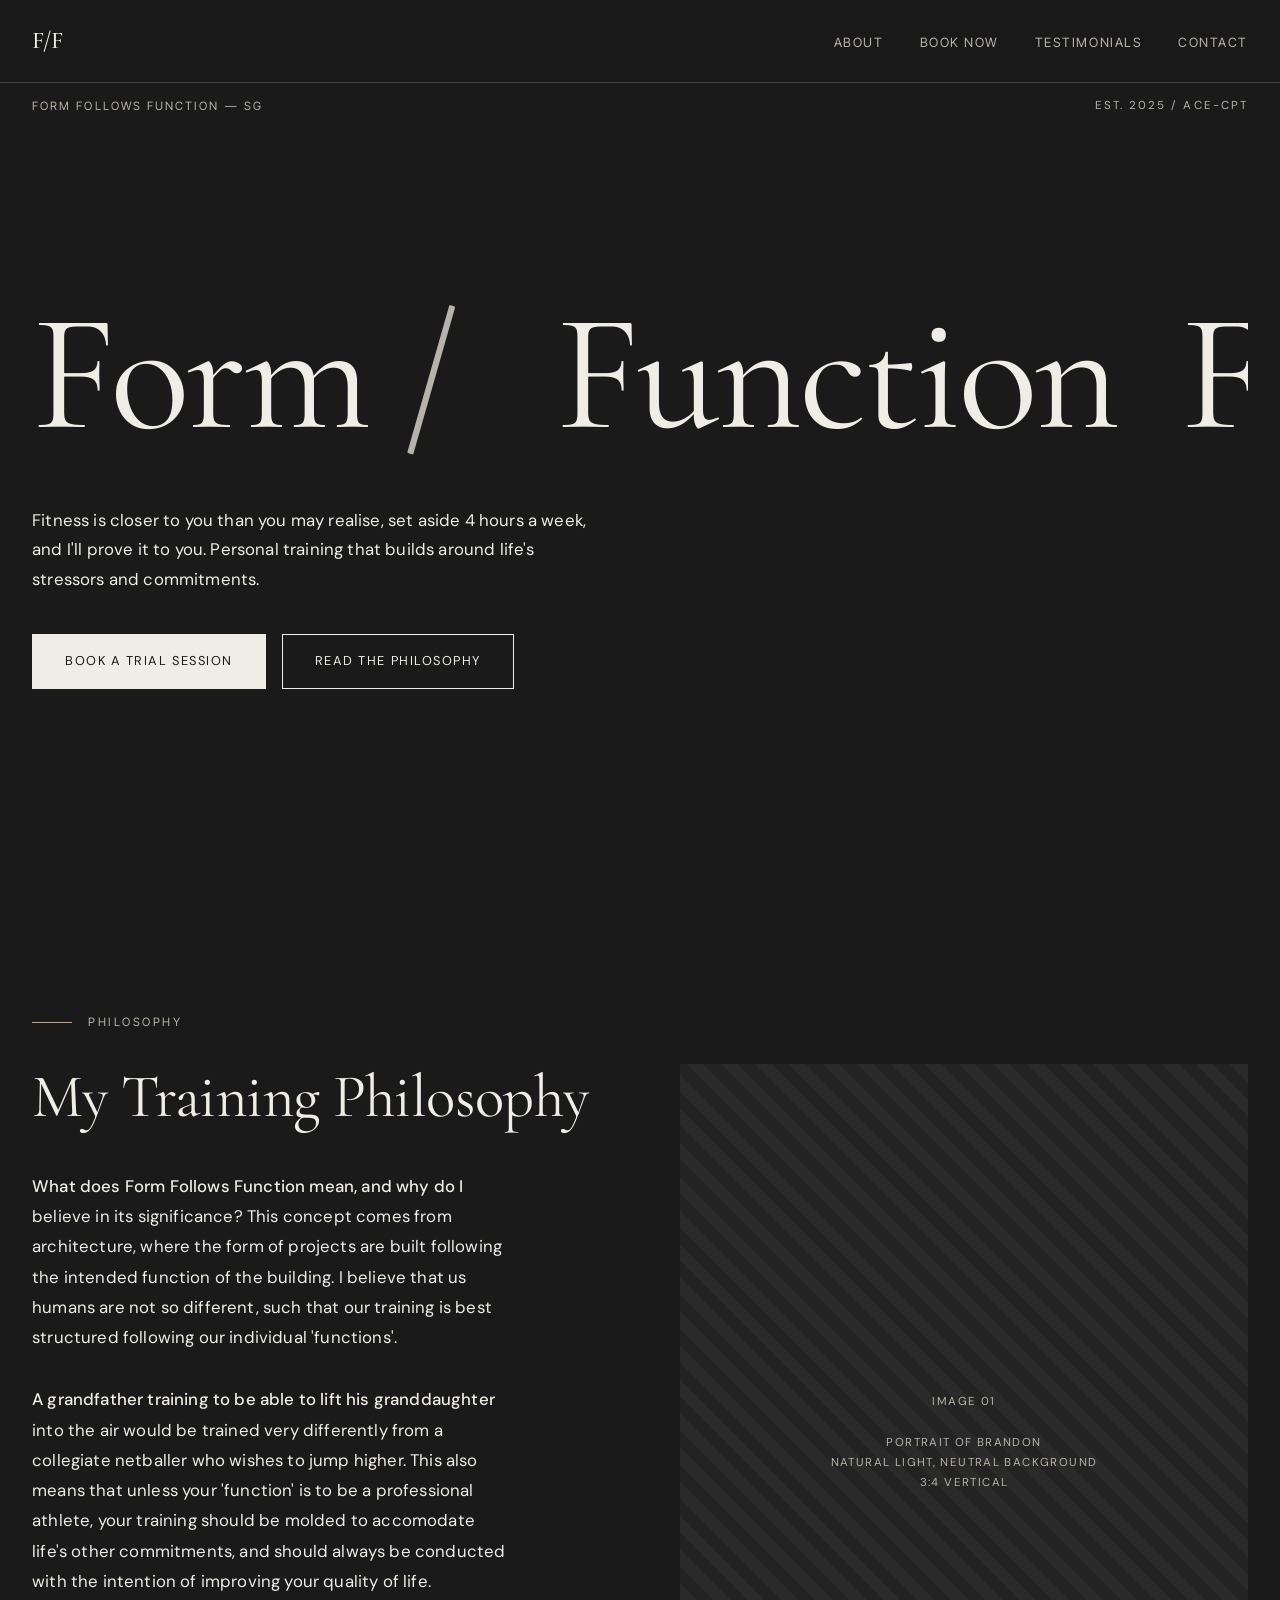
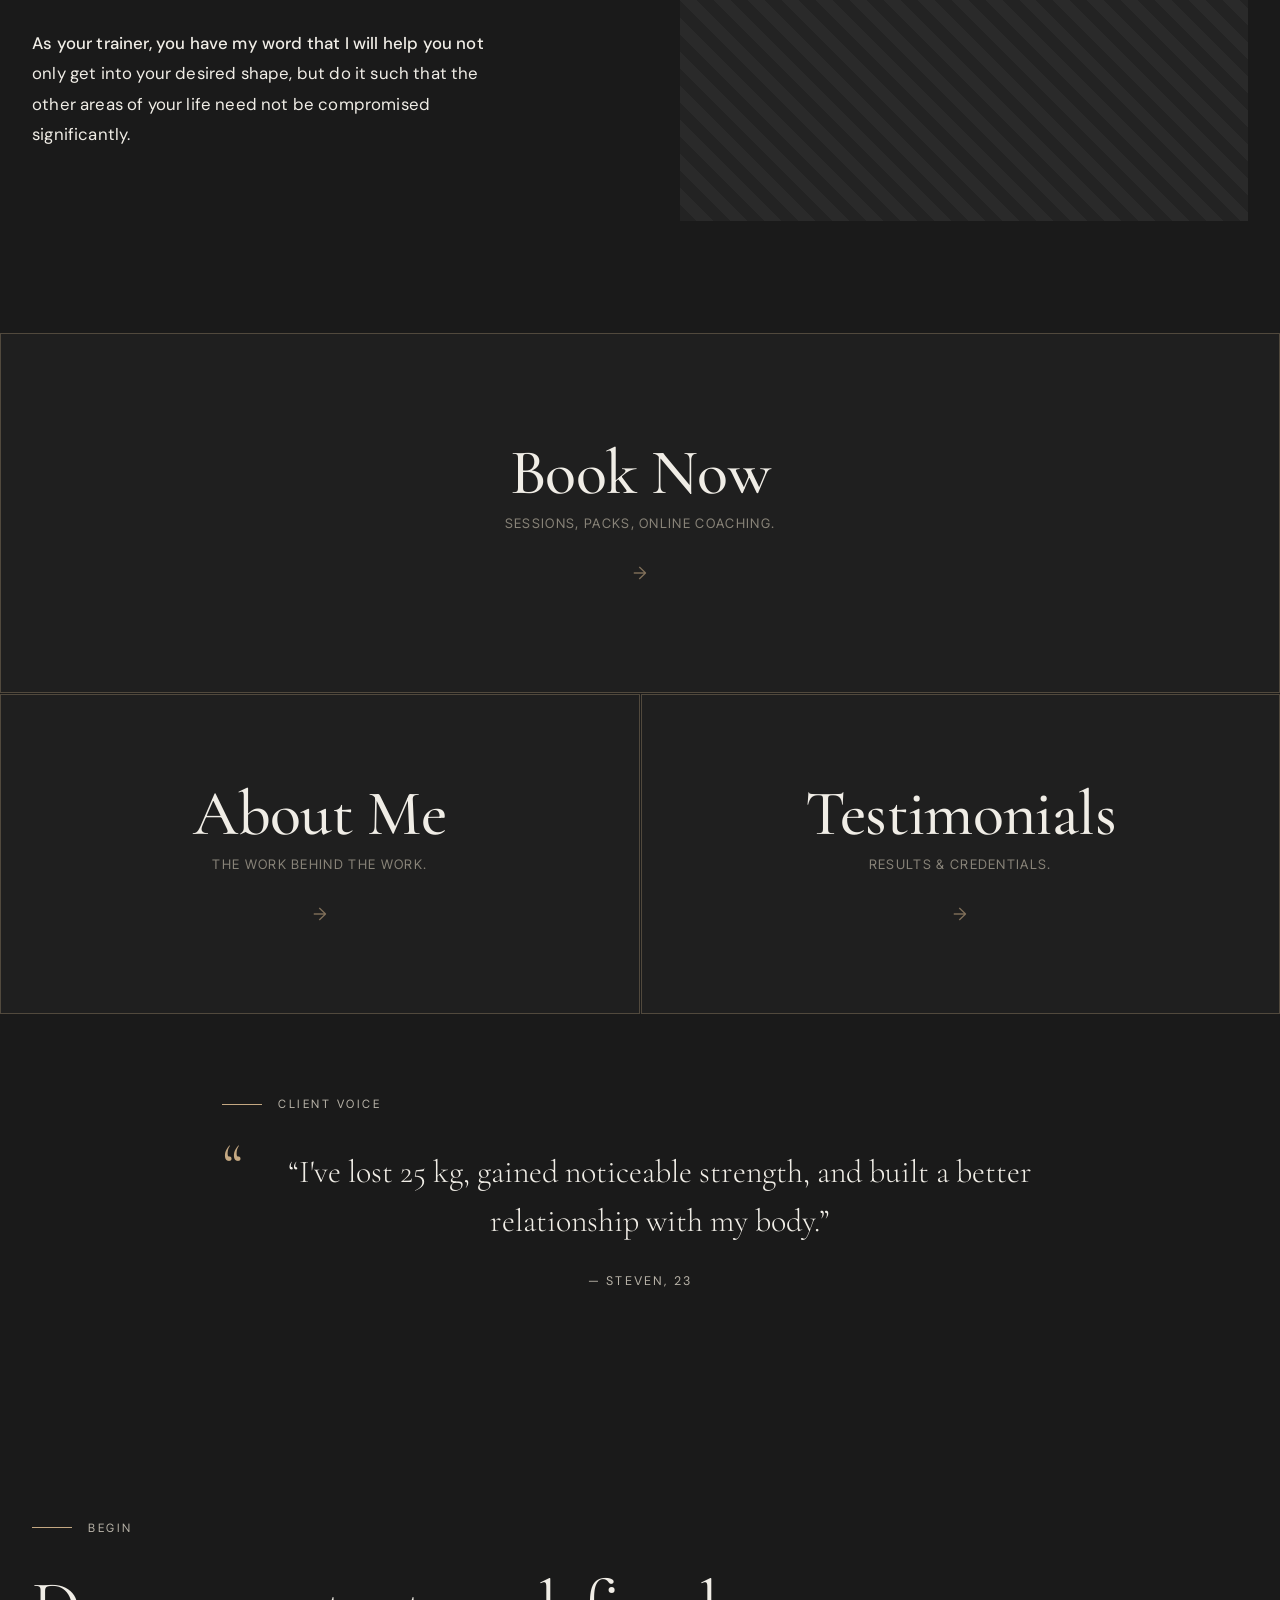
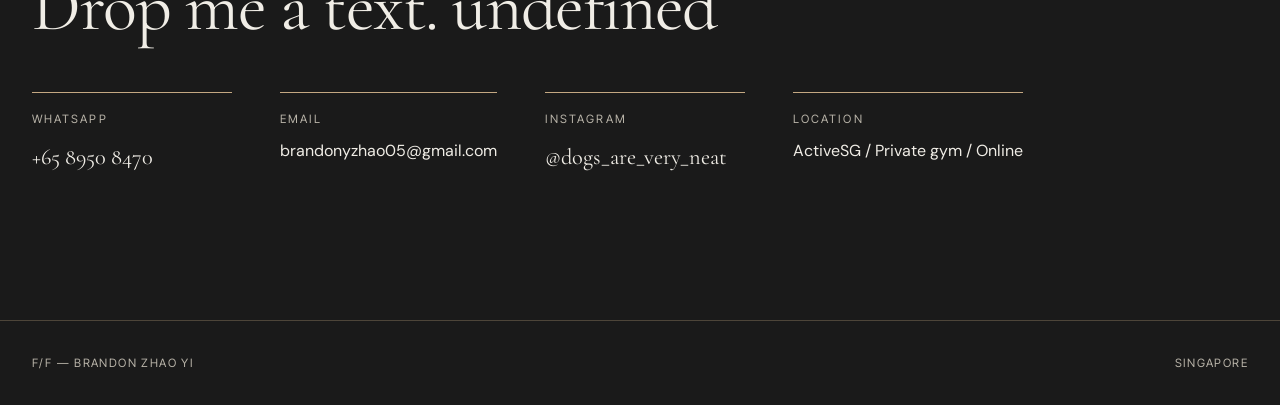
<file: index.html>
<!DOCTYPE html>
<html lang="en">
<head>
<meta charset="UTF-8" />
<meta name="viewport" content="width=device-width, initial-scale=1.0" />
<title>F/F — Form Follows Function | Brandon Zhao Yi</title>
<link rel="preconnect" href="https://fonts.googleapis.com" />
<link rel="preconnect" href="https://fonts.gstatic.com" crossorigin />
<link href="https://fonts.googleapis.com/css2?family=Cormorant+Garamond:ital,wght@0,300;0,400;0,500;1,300;1,400&family=DM+Sans:wght@300;400;500&family=Inter+Tight:wght@300;400;500&display=swap" rel="stylesheet" />
<link rel="stylesheet" href="styles.css" />
</head>
<body data-page="home">

<nav>
  <a href="index.html" class="logo" id="logo"></a>
  <ul class="nav-links">
    <li><a href="about.html" data-nav="about">About</a></li>
    <li><a href="book.html" data-nav="book">Book Now</a></li>
    <li><a href="testimonials.html" data-nav="testimonials">Testimonials</a></li>
    <li><a href="#contact">Contact</a></li>
  </ul>
</nav>

<header class="hero">
  <div class="hero-meta" id="metaLeft"></div>
  <div class="hero-meta-right" id="metaRight"></div>

  <div class="marquee">
    <div class="marquee-track" id="marqueeTrack"></div>
  </div>

  <p class="hero-tagline" id="tagline"></p>

  <div class="cta-row">
    <a href="book.html" class="btn btn-filled" id="ctaPrimary"></a>
    <a href="#philosophy" class="btn" id="ctaSecondary"></a>
  </div>
</header>

<section id="philosophy">
  <div class="section-label reveal-up">Philosophy</div>
  <div class="philosophy">
    <div class="philosophy-text reveal-left">
      <h2 id="philosophyHeading"></h2>
      <p id="philosophyParagraph1"></p>
      <p id="philosophyParagraph2"></p>
      <p id="philosophyParagraph3"></p>
    </div>
    <div class="philosophy-image reveal-right">
      <div class="image-placeholder">
        IMAGE 01<br/><br/>
        Portrait of Brandon<br/>
        Natural light, neutral background<br/>
        3:4 vertical
      </div>
    </div>
  </div>
</section>

<!-- Navigation cards: Book Now on top, About Me + Testimonials below -->
<div class="nav-cards-section">
  <div class="nav-cards">

    <a href="book.html" class="nav-card nav-card--top reveal-up">
      <div class="nav-card-label">Book Now</div>
      <div class="nav-card-title">Sessions, packs, online coaching.</div>
      <span class="nav-card-arrow">→</span>
      <div class="nav-card-overlay">
        <p>Select your package structure and see what's included.</p>
      </div>
    </a>

    <a href="about.html" class="nav-card reveal-up delay-1">
      <div class="nav-card-label">About Me</div>
      <div class="nav-card-title">The work behind the work.</div>
      <span class="nav-card-arrow">→</span>
      <div class="nav-card-overlay">
        <p>Get to know me as a person, not just a trainer.</p>
      </div>
    </a>

    <a href="testimonials.html" class="nav-card reveal-up delay-2">
      <div class="nav-card-label">Testimonials</div>
      <div class="nav-card-title">Results &amp; credentials.</div>
      <span class="nav-card-arrow">→</span>
      <div class="nav-card-overlay">
        <p>What others had to say — and the credentials behind the work.</p>
      </div>
    </a>

  </div>
</div>

<!-- Featured client quote -->
<section id="featuredTestimonial" class="featured-quote-section">
  <div class="section-label reveal-up">Client voice</div>
  <blockquote class="reveal-up delay-1" id="featuredQuoteText"></blockquote>
  <cite class="reveal-up delay-2" id="featuredCiteText"></cite>
</section>

<section id="contact" class="contact">
  <div class="section-label reveal-up">Begin</div>
  <h2 class="reveal-up delay-1" id="contactHeading"></h2>
  <div class="contact-methods" id="contactMethods"></div>
</section>

<footer>
  <div id="footerLeft"></div>
  <div id="footerRight"></div>
</footer>

<script src="data.js"></script>
<script src="site.js"></script>
<script>
  initCommon();
  initHomePage();
  initReveal();
</script>

</body>
</html>
</file>
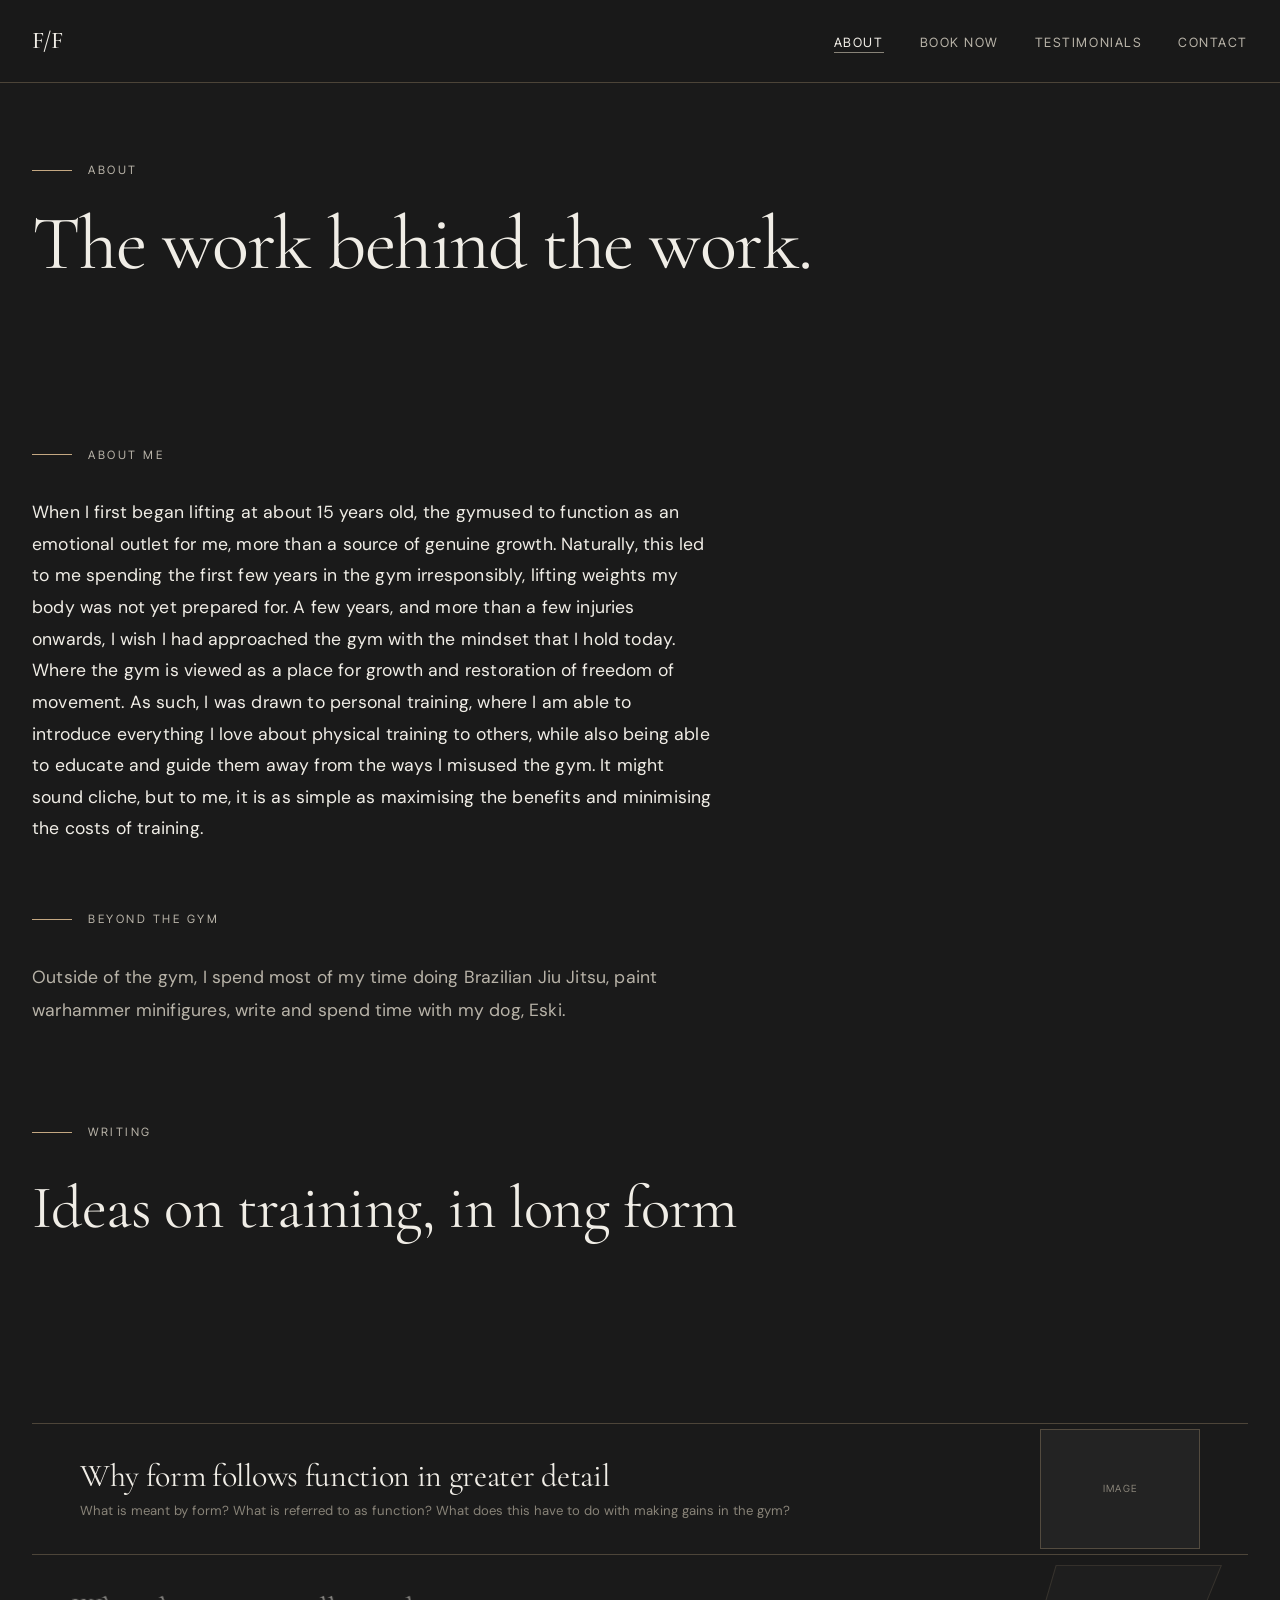
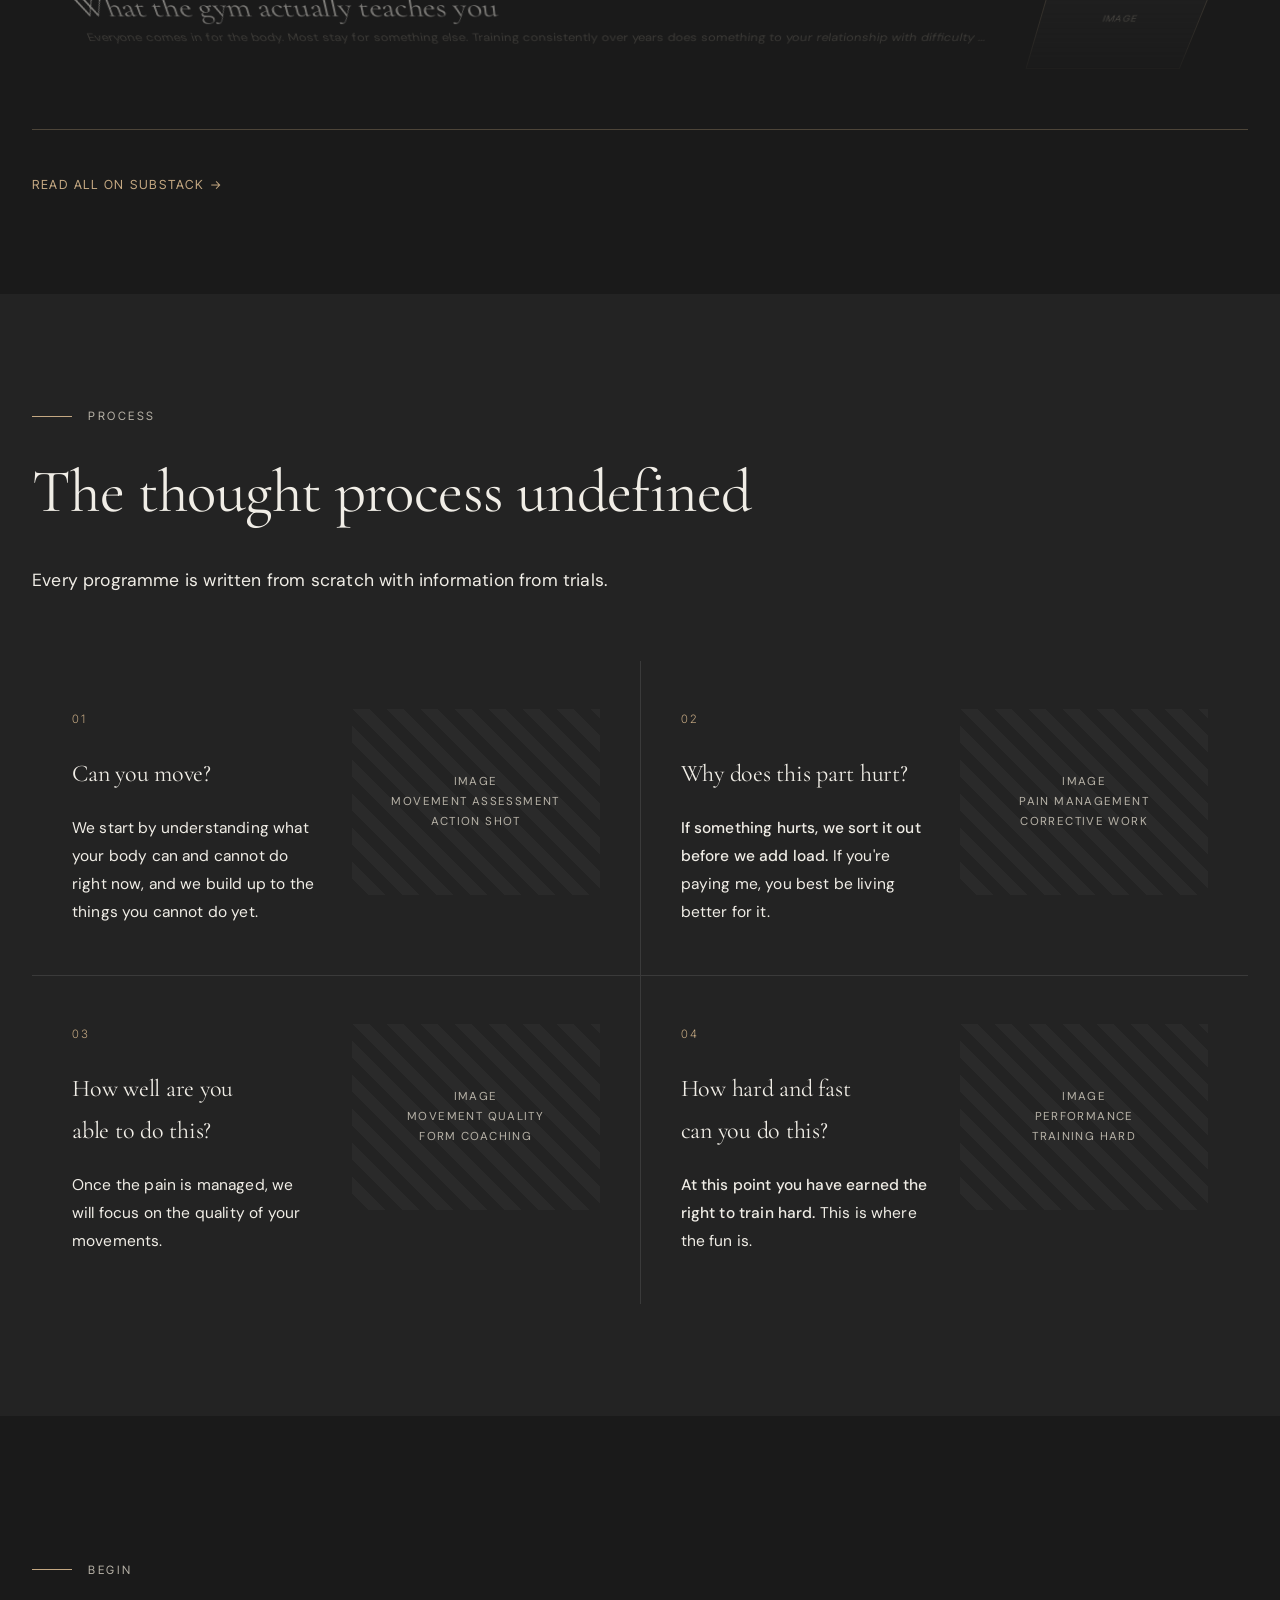
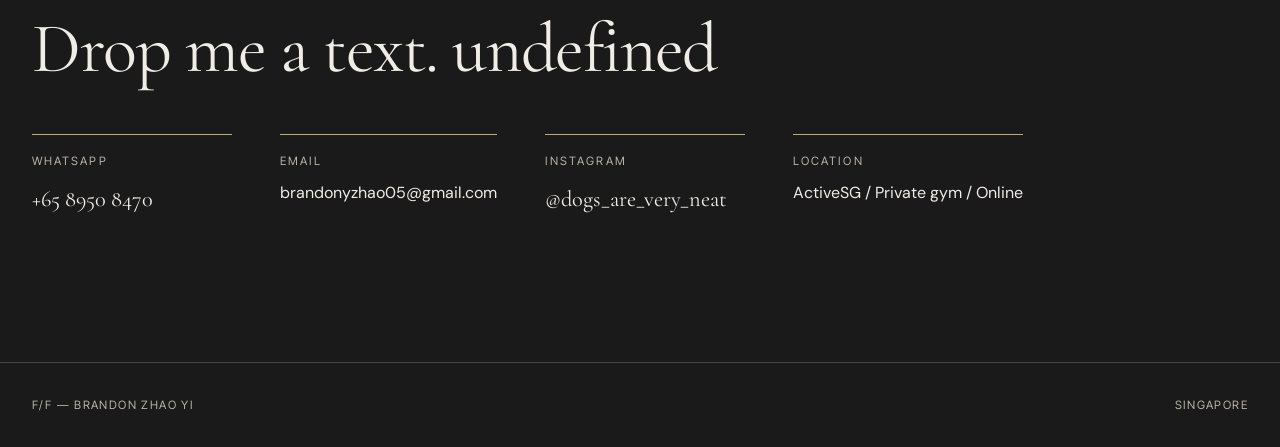
<file: about.html>
<!DOCTYPE html>
<html lang="en">
<head>
<meta charset="UTF-8" />
<meta name="viewport" content="width=device-width, initial-scale=1.0" />
<title>About — F/F | Brandon Zhao Yi</title>
<link rel="preconnect" href="https://fonts.googleapis.com" />
<link rel="preconnect" href="https://fonts.gstatic.com" crossorigin />
<link href="https://fonts.googleapis.com/css2?family=Cormorant+Garamond:ital,wght@0,300;0,400;0,500;1,300;1,400&family=DM+Sans:wght@300;400;500&family=Inter+Tight:wght@300;400;500&display=swap" rel="stylesheet" />
<link rel="stylesheet" href="styles.css" />
</head>
<body data-page="about">

<nav>
  <a href="index.html" class="logo" id="logo"></a>
  <ul class="nav-links">
    <li><a href="about.html" data-nav="about">About</a></li>
    <li><a href="book.html" data-nav="book">Book Now</a></li>
    <li><a href="testimonials.html" data-nav="testimonials">Testimonials</a></li>
    <li><a href="#contact">Contact</a></li>
  </ul>
</nav>

<div class="page-hero">
  <div class="page-hero-label reveal-up">About</div>
  <h1 class="reveal-up delay-1">The work behind the work.</h1>
</div>

<!-- Personal intro — shown when aboutIntro is filled in data.js -->
<section id="aboutIntroSection" class="about-intro-section">
  <div class="section-label reveal-up">About me</div>
  <p class="about-intro-text reveal-up delay-1" id="aboutIntroText"></p>
</section>

<!-- Hobbies — shown when hobbies is filled in data.js -->
<section id="hobbiesSection" class="hobbies-section">
  <div class="section-label reveal-up">Beyond the gym</div>
  <p class="hobbies-text reveal-up delay-1" id="hobbiesText"></p>
</section>

<!-- Articles — shown when any article is filled in data.js -->
<section id="articlesSection" class="articles-section">
  <div class="section-label reveal-up">Writing</div>
  <h2 class="section-headline reveal-up delay-1" id="articlesHeading"></h2>

  <!-- Drum / cylinder scroller — all articles rendered here by site.js -->
  <div class="articles-drum-viewport" id="articlesDrum">
    <div class="articles-drum-track" id="articlesDrumTrack"></div>
  </div>

  <!-- Link to full Substack -->
  <div class="articles-substack reveal-up" id="articlesSubstack"></div>
</section>

<section id="process" class="process-section" style="max-width:none;">
  <div class="process-inner">
    <div class="section-label reveal-up">Process</div>
    <h2 class="section-headline reveal-up delay-1" id="processHeading"></h2>
    <p class="process-intro reveal-up delay-2" id="processIntro"></p>
    <div class="process-grid">

      <div class="process-step reveal-up delay-1">
        <div class="process-step-inner">
          <div class="process-step-content">
            <div class="number" id="process1Number"></div>
            <h3 id="process1Title"></h3>
            <p id="process1Body"></p>
          </div>
          <div class="step-image">
            <div class="image-placeholder">IMAGE<br/>Movement Assessment<br/>Action shot</div>
          </div>
        </div>
      </div>

      <div class="process-step reveal-up delay-2">
        <div class="process-step-inner">
          <div class="process-step-content">
            <div class="number" id="process2Number"></div>
            <h3 id="process2Title"></h3>
            <p id="process2Body"></p>
          </div>
          <div class="step-image">
            <div class="image-placeholder">IMAGE<br/>Pain Management<br/>Corrective work</div>
          </div>
        </div>
      </div>

      <div class="process-step reveal-up delay-3">
        <div class="process-step-inner">
          <div class="process-step-content">
            <div class="number" id="process3Number"></div>
            <h3 id="process3Title"></h3>
            <p id="process3Body"></p>
          </div>
          <div class="step-image">
            <div class="image-placeholder">IMAGE<br/>Movement Quality<br/>Form coaching</div>
          </div>
        </div>
      </div>

      <div class="process-step reveal-up delay-4">
        <div class="process-step-inner">
          <div class="process-step-content">
            <div class="number" id="process4Number"></div>
            <h3 id="process4Title"></h3>
            <p id="process4Body"></p>
          </div>
          <div class="step-image">
            <div class="image-placeholder">IMAGE<br/>Performance<br/>Training hard</div>
          </div>
        </div>
      </div>

    </div>
  </div>
</section>

<section id="contact" class="contact">
  <div class="section-label reveal-up">Begin</div>
  <h2 class="reveal-up delay-1" id="contactHeading"></h2>
  <div class="contact-methods" id="contactMethods"></div>
</section>

<footer>
  <div id="footerLeft"></div>
  <div id="footerRight"></div>
</footer>

<script src="data.js"></script>
<script src="site.js"></script>
<script>
  initCommon();
  initAboutPage();
  initReveal();
</script>

</body>
</html>
</file>
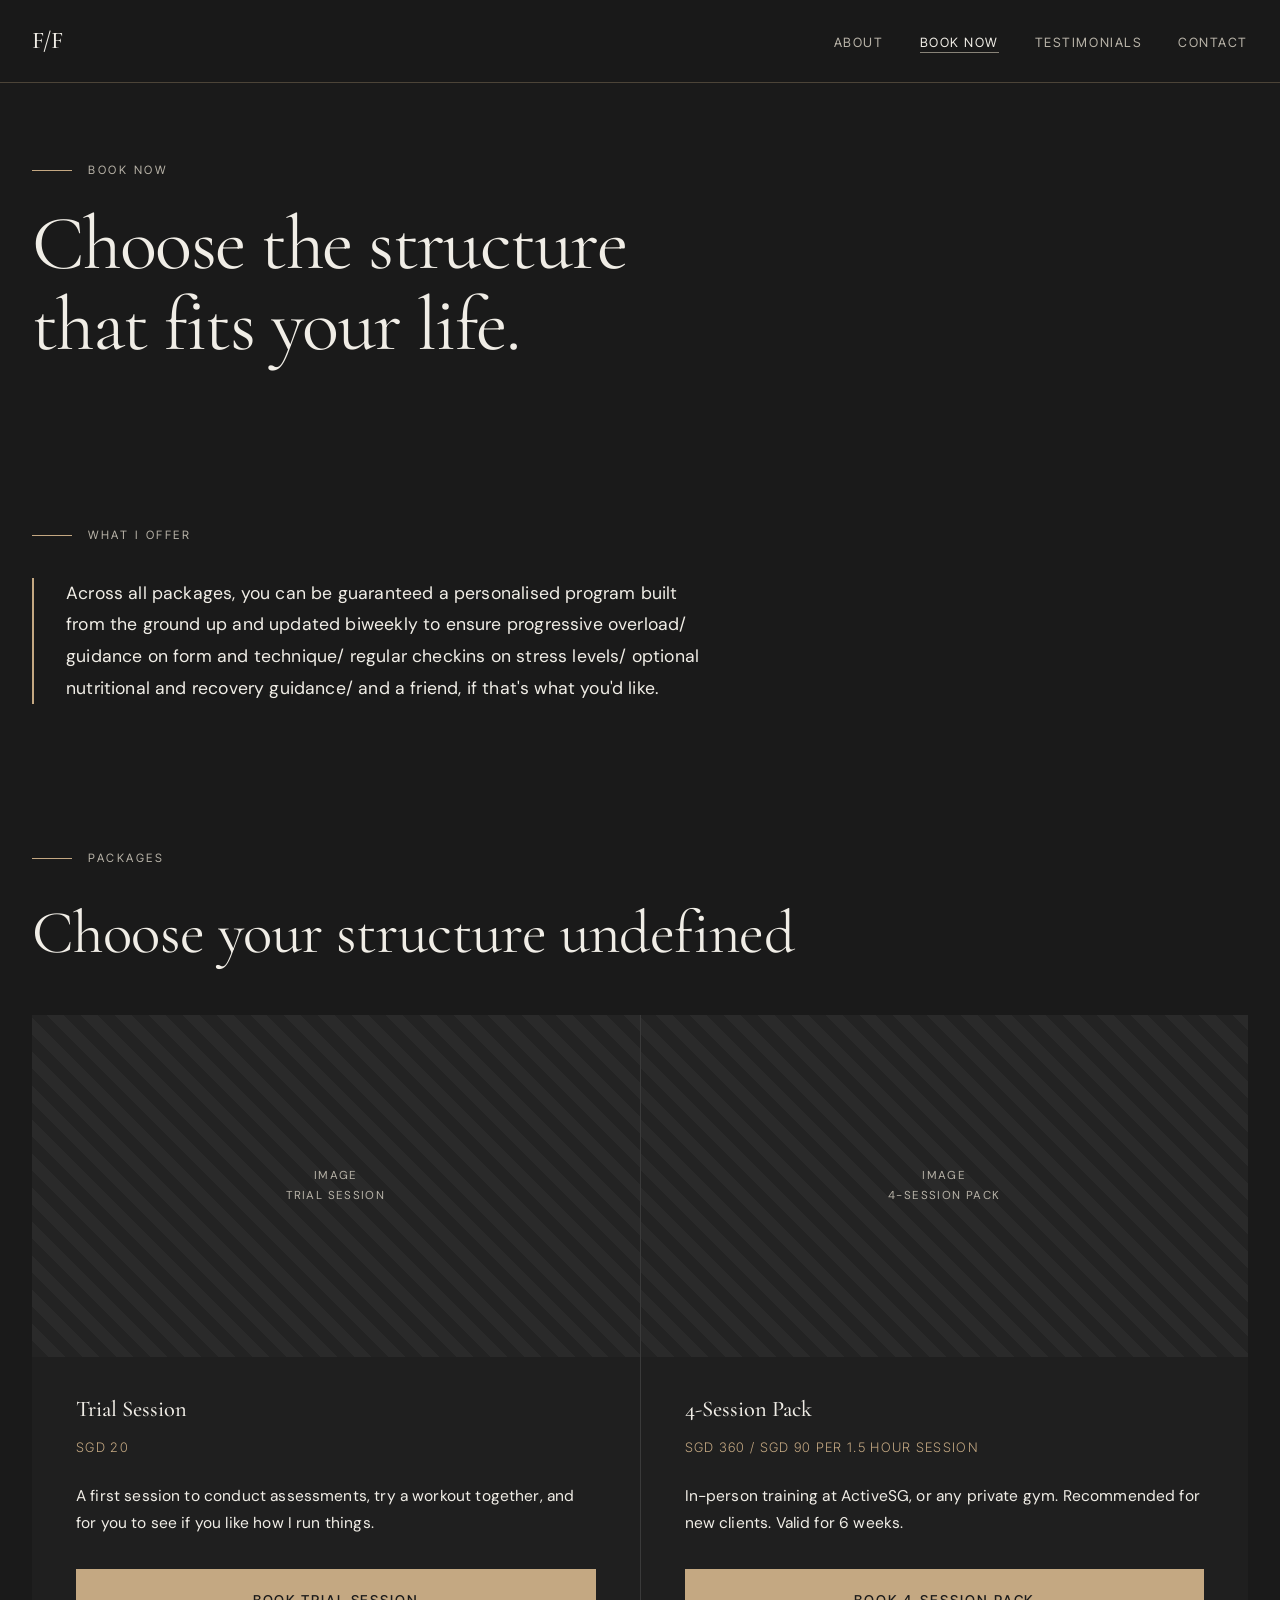
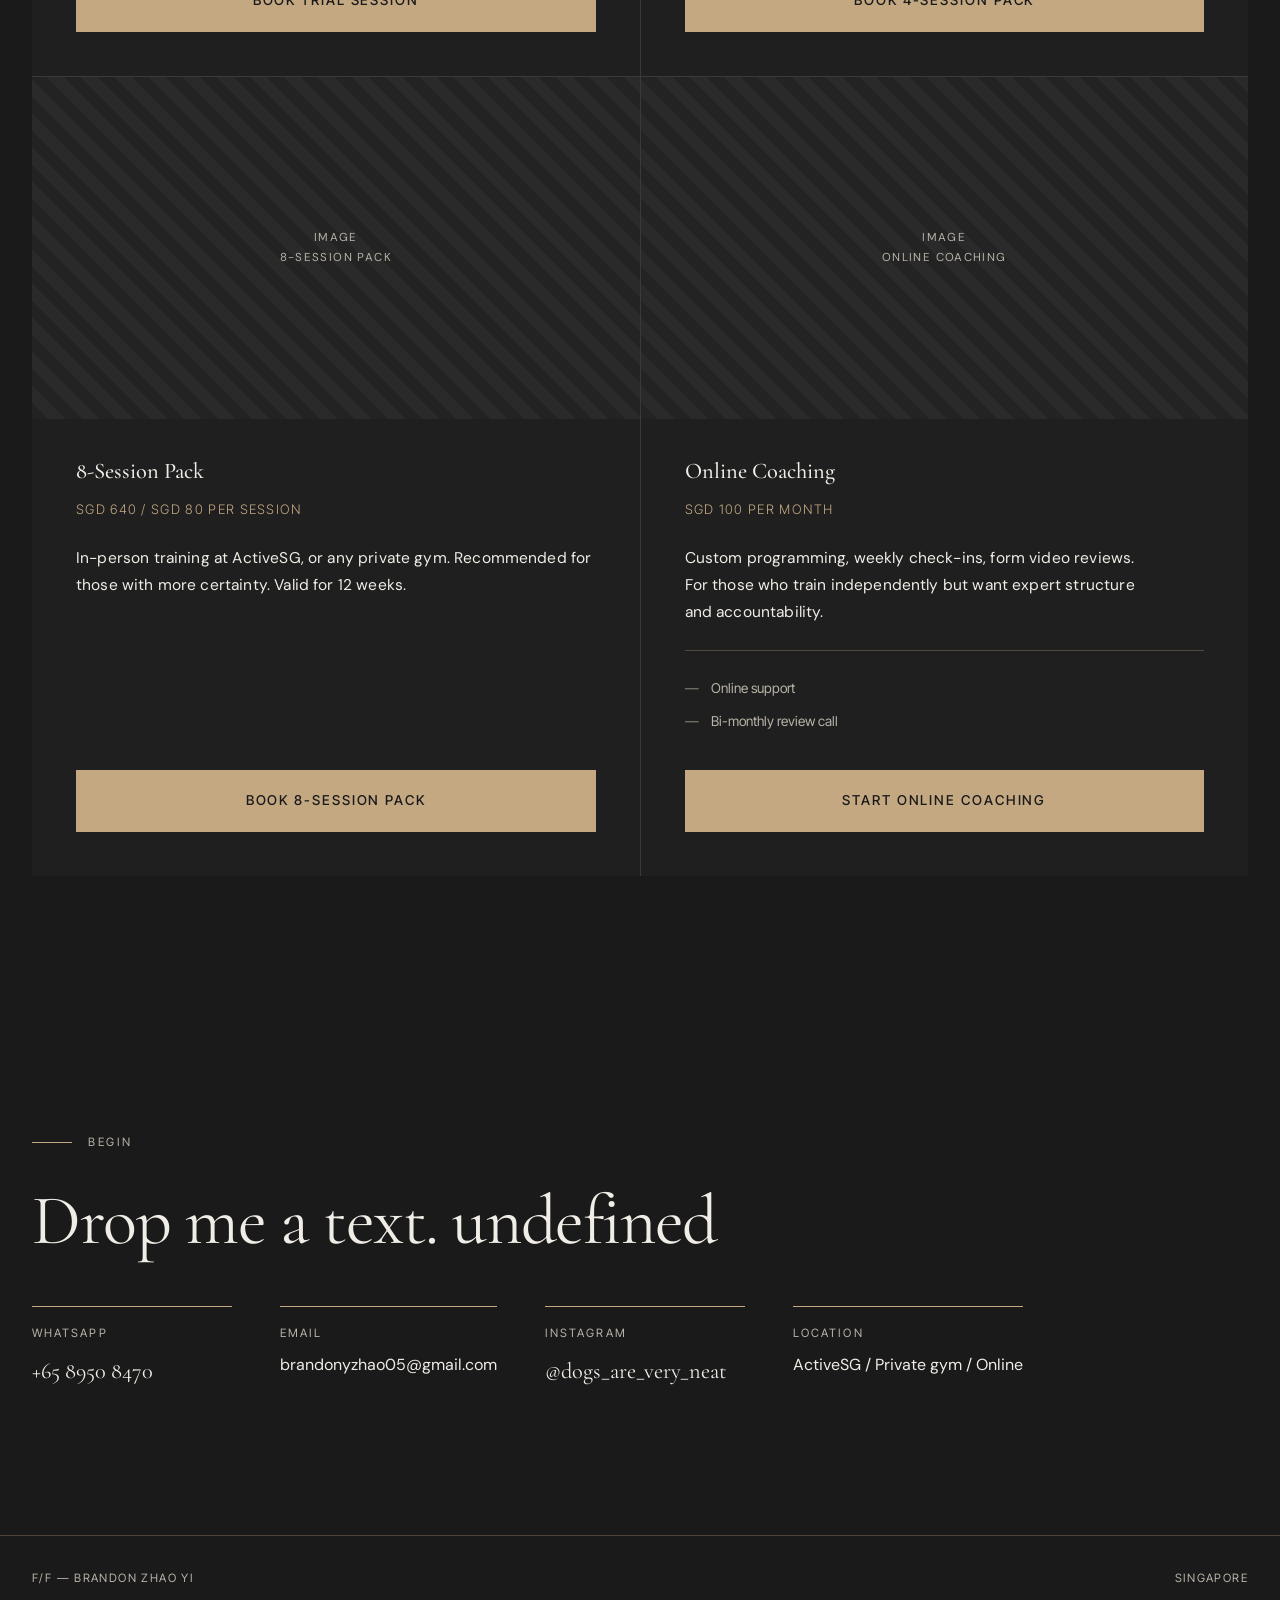
<file: book.html>
<!DOCTYPE html>
<html lang="en">
<head>
<meta charset="UTF-8" />
<meta name="viewport" content="width=device-width, initial-scale=1.0" />
<title>Book Now — F/F | Brandon Zhao Yi</title>
<link rel="preconnect" href="https://fonts.googleapis.com" />
<link rel="preconnect" href="https://fonts.gstatic.com" crossorigin />
<link href="https://fonts.googleapis.com/css2?family=Cormorant+Garamond:ital,wght@0,300;0,400;0,500;1,300;1,400&family=DM+Sans:wght@300;400;500&family=Inter+Tight:wght@300;400;500&display=swap" rel="stylesheet" />
<link rel="stylesheet" href="styles.css" />
</head>
<body data-page="book">

<nav>
  <a href="index.html" class="logo" id="logo"></a>
  <ul class="nav-links">
    <li><a href="about.html" data-nav="about">About</a></li>
    <li><a href="book.html" data-nav="book">Book Now</a></li>
    <li><a href="testimonials.html" data-nav="testimonials">Testimonials</a></li>
    <li><a href="#contact">Contact</a></li>
  </ul>
</nav>

<div class="page-hero">
  <div class="page-hero-label reveal-up">Book Now</div>
  <h1 class="reveal-up delay-1">Choose the structure that fits your life.</h1>
</div>

<!-- Services overview — shown when servicesOverview is filled in data.js -->
<div class="services-overview-section" id="servicesOverviewSection">
  <div class="section-label reveal-up">What I offer</div>
  <div class="services-overview-block reveal-up delay-1">
    <p id="servicesOverviewText"></p>
  </div>
</div>

<section id="services">
  <div class="section-label reveal-up">Packages</div>
  <h2 class="section-headline reveal-up delay-1" id="servicesHeading"></h2>
  <div class="services-grid">

    <div class="service-card reveal-up delay-1">
      <div class="service-card-image"><div class="image-placeholder">IMAGE<br/>Trial Session</div></div>
      <h3 id="service1Title"></h3>
      <div class="price" id="service1Price"></div>
      <p id="service1Desc"></p>
      <div class="pack-detail" id="service1Detail"></div>
      <div id="service1Book"></div>
    </div>

    <div class="service-card reveal-up delay-2">
      <div class="service-card-image"><div class="image-placeholder">IMAGE<br/>4-Session Pack</div></div>
      <h3 id="service2Title"></h3>
      <div class="price" id="service2Price"></div>
      <p id="service2Desc"></p>
      <div class="pack-detail" id="service2Detail"></div>
      <div id="service2Book"></div>
    </div>

    <div class="service-card reveal-up delay-3">
      <div class="service-card-image"><div class="image-placeholder">IMAGE<br/>8-Session Pack</div></div>
      <h3 id="service3Title"></h3>
      <div class="price" id="service3Price"></div>
      <p id="service3Desc"></p>
      <div class="pack-detail" id="service3Detail"></div>
      <div id="service3Book"></div>
    </div>

    <div class="service-card reveal-up delay-4">
      <div class="service-card-image"><div class="image-placeholder">IMAGE<br/>Online Coaching</div></div>
      <h3 id="service4Title"></h3>
      <div class="price" id="service4Price"></div>
      <p id="service4Desc"></p>
      <div class="pack-detail" id="service4Detail"></div>
      <div id="service4Book"></div>
    </div>

  </div>
</section>

<section id="contact" class="contact">
  <div class="section-label reveal-up">Begin</div>
  <h2 class="reveal-up delay-1" id="contactHeading"></h2>
  <div class="contact-methods" id="contactMethods"></div>
</section>

<footer>
  <div id="footerLeft"></div>
  <div id="footerRight"></div>
</footer>

<script src="data.js"></script>
<script src="site.js"></script>
<script>
  initCommon();
  initBookPage();
  initReveal();
</script>

</body>
</html>
</file>
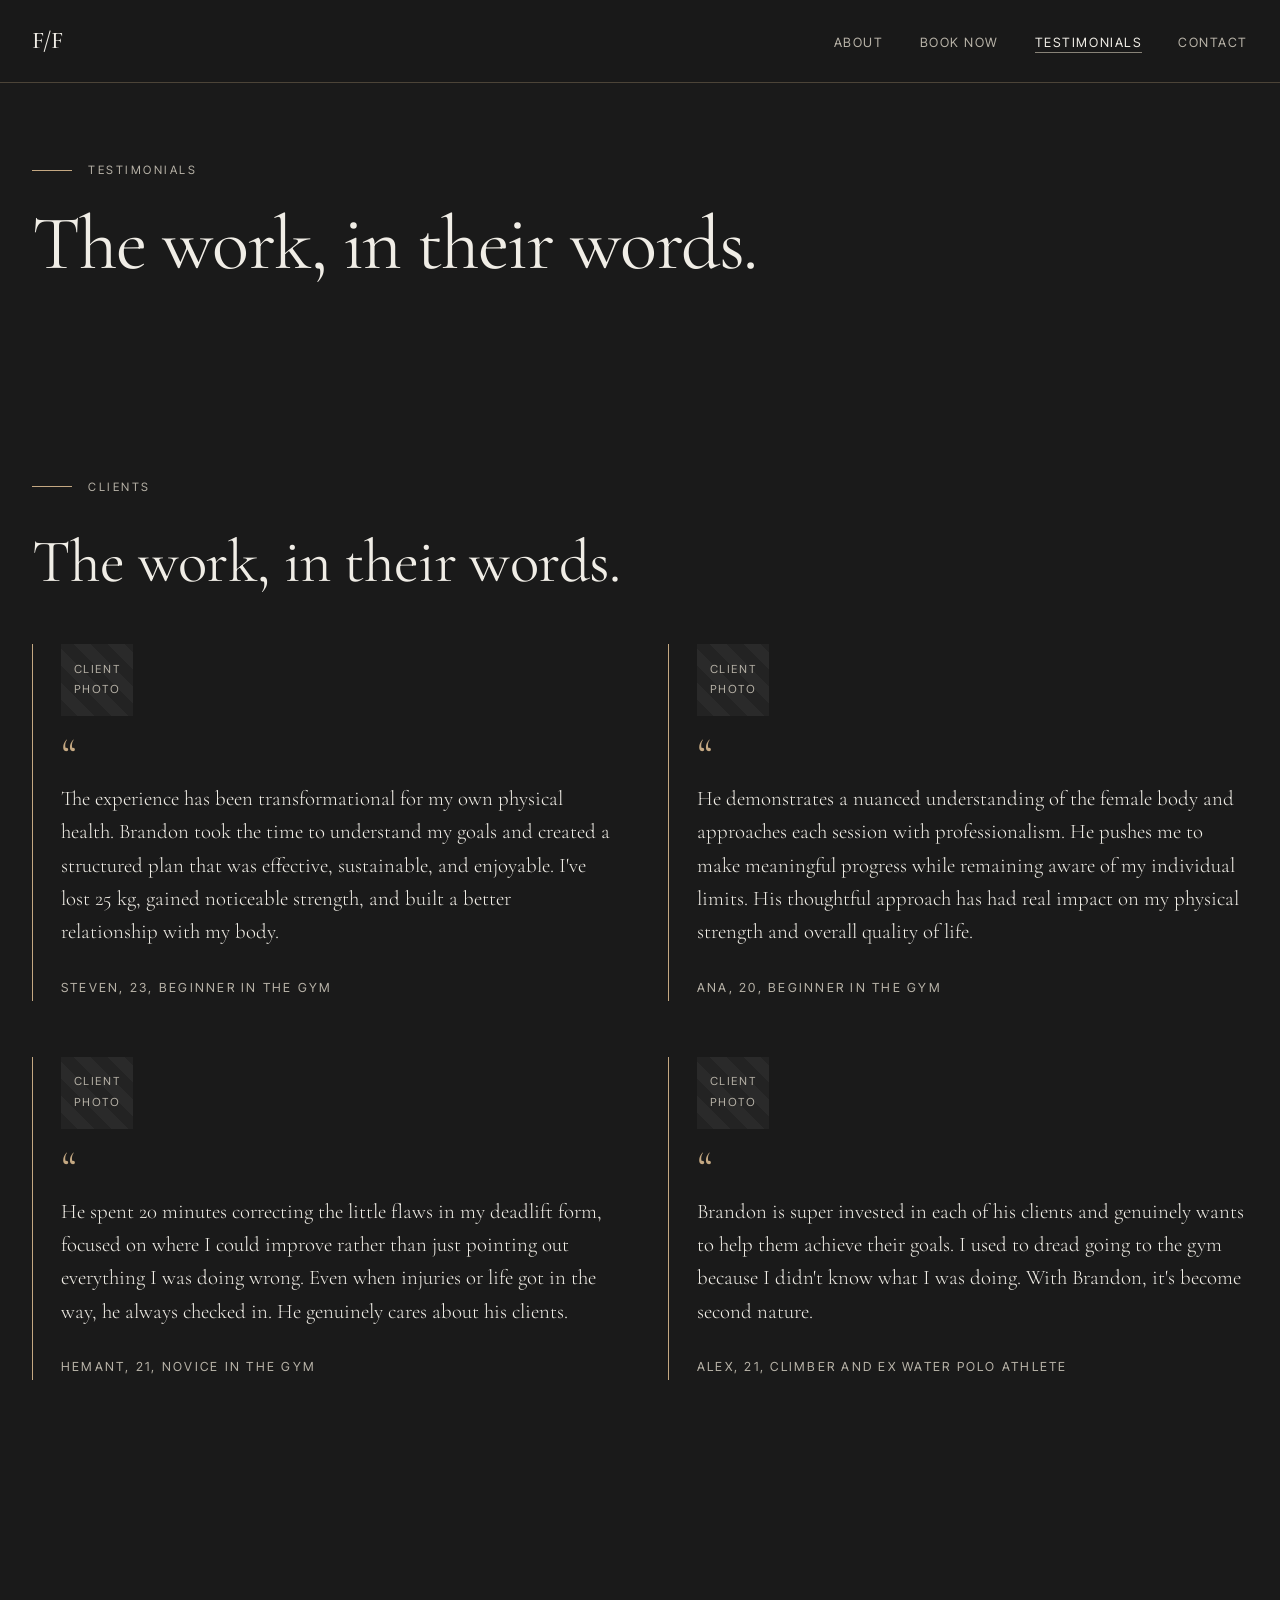
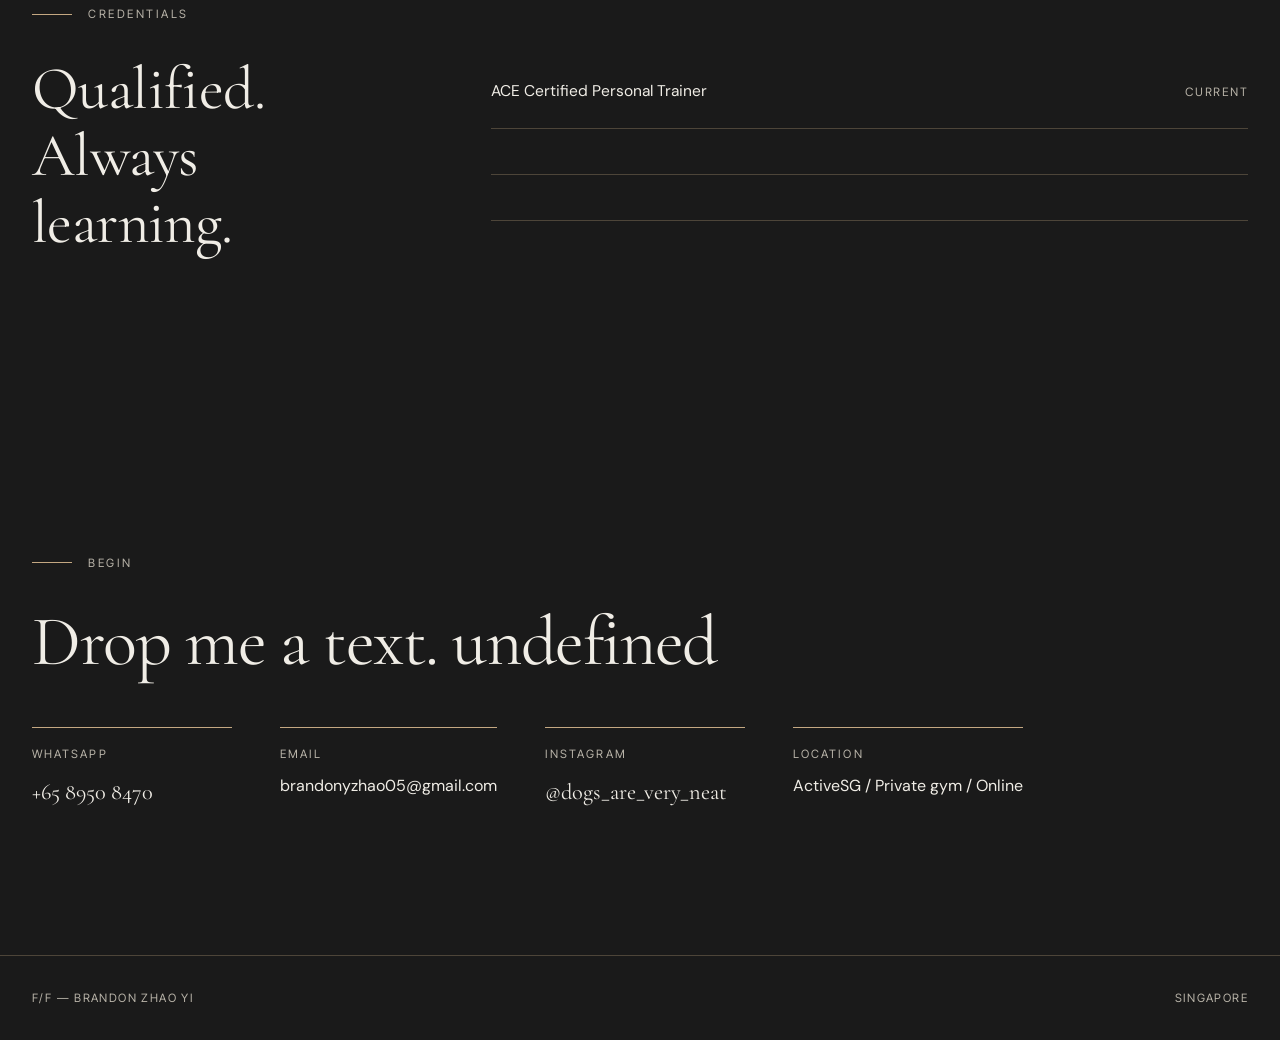
<file: testimonials.html>
<!DOCTYPE html>
<html lang="en">
<head>
<meta charset="UTF-8" />
<meta name="viewport" content="width=device-width, initial-scale=1.0" />
<title>Testimonials — F/F | Brandon Zhao Yi</title>
<link rel="preconnect" href="https://fonts.googleapis.com" />
<link rel="preconnect" href="https://fonts.gstatic.com" crossorigin />
<link href="https://fonts.googleapis.com/css2?family=Cormorant+Garamond:ital,wght@0,300;0,400;0,500;1,300;1,400&family=DM+Sans:wght@300;400;500&family=Inter+Tight:wght@300;400;500&display=swap" rel="stylesheet" />
<link rel="stylesheet" href="styles.css" />
</head>
<body data-page="testimonials">

<nav>
  <a href="index.html" class="logo" id="logo"></a>
  <ul class="nav-links">
    <li><a href="about.html" data-nav="about">About</a></li>
    <li><a href="book.html" data-nav="book">Book Now</a></li>
    <li><a href="testimonials.html" data-nav="testimonials">Testimonials</a></li>
    <li><a href="#contact">Contact</a></li>
  </ul>
</nav>

<div class="page-hero">
  <div class="page-hero-label reveal-up">Testimonials</div>
  <h1 class="reveal-up delay-1">The work, in their words.</h1>
</div>

<section id="testimonials" class="testimonials" style="max-width:none;">
  <div class="testimonials-inner">
    <div class="section-label reveal-up">Clients</div>
    <h2 class="section-headline reveal-up delay-1" id="testimonialsHeading"></h2>
    <div class="testimonial-grid">

      <div class="testimonial reveal-up delay-1">
        <div class="testimonial-photo"><div class="image-placeholder">CLIENT PHOTO</div></div>
        <blockquote id="testimonial1Quote"></blockquote>
        <cite id="testimonial1Cite"></cite>
      </div>

      <div class="testimonial reveal-up delay-2">
        <div class="testimonial-photo"><div class="image-placeholder">CLIENT PHOTO</div></div>
        <blockquote id="testimonial2Quote"></blockquote>
        <cite id="testimonial2Cite"></cite>
      </div>

      <div class="testimonial reveal-up delay-3">
        <div class="testimonial-photo"><div class="image-placeholder">CLIENT PHOTO</div></div>
        <blockquote id="testimonial3Quote"></blockquote>
        <cite id="testimonial3Cite"></cite>
      </div>

      <div class="testimonial reveal-up delay-4">
        <div class="testimonial-photo"><div class="image-placeholder">CLIENT PHOTO</div></div>
        <blockquote id="testimonial4Quote"></blockquote>
        <cite id="testimonial4Cite"></cite>
      </div>

    </div>
  </div>
</section>

<section>
  <div class="section-label reveal-up">Credentials</div>
  <div class="creds">
    <h2 class="section-headline reveal-up delay-1" id="credsHeading"></h2>
    <ul class="creds-list reveal-up delay-2">
      <li><span id="cred1Name"></span><span id="cred1Status"></span></li>
      <li><span id="cred2Name"></span><span id="cred2Status"></span></li>
      <li><span id="cred3Name"></span><span id="cred3Status"></span></li>
    </ul>
  </div>
</section>

<section id="contact" class="contact">
  <div class="section-label reveal-up">Begin</div>
  <h2 class="reveal-up delay-1" id="contactHeading"></h2>
  <div class="contact-methods" id="contactMethods"></div>
</section>

<footer>
  <div id="footerLeft"></div>
  <div id="footerRight"></div>
</footer>

<script src="data.js"></script>
<script src="site.js"></script>
<script>
  initCommon();
  initTestimonialsPage();
  initReveal();
</script>

</body>
</html>
</file>
<file: styles.css>
:root {
  --bg: #1a1a1a;
  --bg-alt: #232323;
  --bg-card: #1f1f1f;
  --text: #f0ede6;
  --text-soft: #b8b3a8;
  --text-muted: #888378;
  --line: #3a3a3a;
  --highlight: #f0ede6;
  --beige: #c4a882;
  --beige-subtle: rgba(196, 168, 130, 0.3);
}

* { margin: 0; padding: 0; box-sizing: border-box; }

html {
  scroll-behavior: smooth;
  overflow-y: scroll;
}

html::-webkit-scrollbar { width: 10px; }
html::-webkit-scrollbar-track { background: var(--bg-alt); }
html::-webkit-scrollbar-thumb { background: var(--text-muted); }
html::-webkit-scrollbar-thumb:hover { background: var(--text-soft); }
html { scrollbar-width: thin; scrollbar-color: var(--text-muted) var(--bg-alt); }

body {
  background: var(--bg);
  color: var(--text);
  font-family: 'DM Sans', sans-serif;
  font-weight: 400;
  line-height: 1.75;
  overflow-x: hidden;
  -webkit-font-smoothing: antialiased;
  font-size: 16px;
}

/* UI elements stay condensed Inter Tight */
nav, footer, .section-label, .page-hero-label, .hero-meta,
.testimonial cite, .contact-method .label,
.articles-substack a,
.pack-detail-list li, .btn-book, .nav-links a,
.nav-card-title {
  font-family: 'Inter Tight', sans-serif;
}

h1, h2, h3, h4 {
  text-wrap: balance;
}

p {
  text-wrap: pretty;
}

/* ── NAV ─────────────────────────────────────────────── */
nav {
  position: fixed;
  top: 0; left: 0; right: 0;
  padding: 1.25rem 2rem;
  display: flex;
  justify-content: space-between;
  align-items: center;
  z-index: 100;
  background: rgba(26, 26, 26, 0.88);
  backdrop-filter: blur(10px);
  -webkit-backdrop-filter: blur(10px);
  border-bottom: 1px solid var(--beige-subtle);
}

.logo {
  font-family: 'Cormorant Garamond', serif;
  font-weight: 500;
  font-size: 1.5rem;
  color: var(--text);
  text-decoration: none;
}

.nav-links {
  display: flex;
  gap: 2.25rem;
  list-style: none;
}

.nav-links a {
  color: var(--text-soft);
  text-decoration: none;
  font-size: 0.8rem;
  letter-spacing: 0.12em;
  text-transform: uppercase;
  transition: color 0.3s;
}

.nav-links a:hover,
.nav-links a.active {
  color: var(--text);
}

.nav-links a.active {
  border-bottom: 1px solid var(--text-muted);
  padding-bottom: 2px;
}

/* ── HERO ────────────────────────────────────────────── */
.hero {
  min-height: 100vh;
  padding: 8rem 2rem 4rem;
  display: flex;
  flex-direction: column;
  justify-content: center;
  position: relative;
}

.hero-meta, .hero-meta-right {
  position: absolute;
  top: 6rem;
  font-size: 0.72rem;
  letter-spacing: 0.18em;
  text-transform: uppercase;
  color: var(--text-soft);
}
.hero-meta { left: 2rem; }
.hero-meta-right { right: 2rem; text-align: right; }

.marquee {
  overflow: hidden;
  white-space: nowrap;
  margin: 1rem 0;
}

.marquee-track {
  display: inline-block;
  animation: marquee-scroll 35s linear infinite;
  font-family: 'Cormorant Garamond', serif;
  font-weight: 400;
  font-size: clamp(4rem, 13vw, 13rem);
  line-height: 1;
  letter-spacing: -0.02em;
  color: var(--text);
}

.marquee-track span {
  display: inline-block;
  padding-right: 4rem;
}

.marquee-track .slash {
  font-weight: 300;
  color: var(--text-soft);
}

@keyframes marquee-scroll {
  0%   { transform: translateX(0); }
  100% { transform: translateX(-50%); }
}

.hero-tagline {
  max-width: 560px;
  margin-top: 2rem;
  font-size: 1.05rem;
  color: var(--text);
  line-height: 1.75;
  letter-spacing: 0.01em;
}

.cta-row {
  display: flex;
  gap: 1rem;
  margin-top: 2.5rem;
  flex-wrap: wrap;
}

.btn {
  display: inline-block;
  padding: 0.95rem 2rem;
  font-size: 0.8rem;
  letter-spacing: 0.12em;
  text-transform: uppercase;
  text-decoration: none;
  border: 1px solid var(--text);
  color: var(--text);
  background: transparent;
  transition: background 0.3s, color 0.3s;
  cursor: pointer;
  font-family: inherit;
}

.btn:hover { background: var(--text); color: var(--bg); }

.btn-filled {
  background: var(--text);
  color: var(--bg);
}

.btn-filled:hover { background: transparent; color: var(--text); }

/* ── SECTIONS ────────────────────────────────────────── */
section {
  padding: 7rem 2rem;
  max-width: 1400px;
  margin: 0 auto;
}

.section-label {
  font-size: 0.72rem;
  letter-spacing: 0.22em;
  text-transform: uppercase;
  color: var(--text-soft);
  margin-bottom: 2rem;
  display: flex;
  align-items: center;
  gap: 1rem;
}

.section-label::before {
  content: '';
  width: 40px;
  height: 1px;
  background: var(--beige);
}

/* ── PAGE HERO (sub-pages) ───────────────────────────── */
.page-hero {
  padding: 10rem 2rem 5rem;
  max-width: 1400px;
  margin: 0 auto;
}

.page-hero-label {
  font-size: 0.72rem;
  letter-spacing: 0.22em;
  text-transform: uppercase;
  color: var(--text-soft);
  margin-bottom: 1.5rem;
  display: flex;
  align-items: center;
  gap: 1rem;
}

.page-hero-label::before {
  content: '';
  width: 40px;
  height: 1px;
  background: var(--beige);
}

.page-hero h1 {
  font-family: 'Cormorant Garamond', serif;
  font-weight: 400;
  font-size: clamp(2.8rem, 6vw, 5.5rem);
  line-height: 1.05;
  letter-spacing: -0.02em;
  color: var(--text);
  max-width: 900px;
}

.page-hero h1 em {
  font-weight: 300;
  color: var(--text-soft);
  color: var(--text-soft);
}

/* ── PHILOSOPHY ──────────────────────────────────────── */
.philosophy {
  display: grid;
  grid-template-columns: 1fr 1fr;
  gap: 5rem;
  align-items: start;
}

.philosophy-text h2,
.section-headline {
  font-family: 'Cormorant Garamond', serif;
  font-weight: 400;
  font-size: clamp(2.4rem, 5vw, 3.8rem);
  line-height: 1.1;
  letter-spacing: -0.01em;
  margin-bottom: 2.5rem;
  color: var(--text);
}

.philosophy-text h2 em,
.section-headline em {
  font-weight: 300;
  color: var(--text-soft);
}

.philosophy-text p {
  font-size: 1.05rem;
  color: var(--text);
  margin-bottom: 2rem;
  max-width: 480px;
  line-height: 1.8;
  letter-spacing: 0.01em;
}

.philosophy-text p::first-line {
  font-weight: 500;
}

.philosophy-image {
  aspect-ratio: 3/4;
  background: var(--bg-alt);
  position: relative;
  overflow: hidden;
}

/* ── IMAGE PLACEHOLDERS ──────────────────────────────── */
.image-placeholder {
  position: absolute;
  inset: 0;
  display: flex;
  align-items: center;
  justify-content: center;
  color: var(--text-soft);
  font-size: 0.72rem;
  letter-spacing: 0.12em;
  text-transform: uppercase;
  text-align: center;
  padding: 2rem;
  background: repeating-linear-gradient(
    45deg,
    var(--bg-alt),
    var(--bg-alt) 12px,
    #2a2a2a 12px,
    #2a2a2a 24px
  );
}

.service-card-image {
  aspect-ratio: 16/9;
  background: var(--bg);
  position: relative;
  overflow: hidden;
  margin: -2.75rem -2.75rem 2rem;
}

.process-step-inner {
  display: grid;
  grid-template-columns: 1fr 1fr;
  gap: 2rem;
  align-items: start;
}

.step-image {
  aspect-ratio: 4/3;
  background: var(--bg);
  position: relative;
  overflow: hidden;
}

.testimonial-photo {
  width: 72px;
  height: 72px;
  background: var(--bg-alt);
  position: relative;
  overflow: hidden;
  margin-bottom: 1.25rem;
}

/* ── NAV CARDS (landing page triangle) ──────────────── */
.nav-cards-section {
  padding: 0;
  max-width: none;
  margin: 0;
}

.nav-cards {
  display: grid;
  grid-template-columns: 1fr 1fr;
  gap: 1px;
  background: var(--bg);
}

.nav-card {
  position: relative;
  overflow: hidden;
  min-height: 320px;
  background: var(--bg-card);
  display: flex;
  flex-direction: column;
  justify-content: center;
  align-items: center;
  text-align: center;
  padding: 2.75rem;
  text-decoration: none;
  color: var(--text);
  transition: background 0.4s ease;
  border: 1px solid var(--beige-subtle);
}

.nav-card:hover {
  background: #262626;
}

.nav-card--top {
  grid-column: 1 / -1;
  min-height: 360px;
}

.nav-card-label {
  font-family: 'Cormorant Garamond', serif;
  font-weight: 500;
  font-size: clamp(3rem, 5vw, 4.2rem);
  letter-spacing: -0.01em;
  text-transform: none;
  color: var(--text);
  margin-bottom: 0.5rem;
  line-height: 1.05;
  transition: color 0.3s;
}

.nav-card:hover .nav-card-label {
  color: var(--text);
}

.nav-card-title {
  font-family: 'Inter Tight', sans-serif;
  font-weight: 400;
  font-size: 0.82rem;
  letter-spacing: 0.1em;
  line-height: 1.5;
  color: var(--text-muted);
  text-transform: uppercase;
}

.nav-card-title em {
  font-weight: 300;
  color: var(--text-muted);
  text-transform: none;
  letter-spacing: 0.02em;
}

.nav-card-arrow {
  display: block;
  margin-top: 1.5rem;
  font-size: 1.1rem;
  color: var(--beige);
  opacity: 0.6;
  transition: transform 0.3s ease, opacity 0.3s ease;
}

.nav-card:hover .nav-card-arrow {
  transform: translateX(6px);
  opacity: 1;
}

/* Hover preview overlay — slides up from bottom */
.nav-card-overlay {
  position: absolute;
  bottom: 0;
  left: 0;
  right: 0;
  background: rgba(26, 26, 26, 0.93);
  padding: 1.5rem 2.75rem;
  transform: translateY(100%);
  transition: transform 0.35s ease;
  border-top: 1px solid var(--beige-subtle);
}

.nav-card:hover .nav-card-overlay {
  transform: translateY(0);
}

.nav-card-overlay p {
  font-family: 'DM Sans', sans-serif;
  font-size: 0.9rem;
  color: var(--text-soft);
  line-height: 1.6;
  max-width: 480px;
  letter-spacing: 0.01em;
}

/* ── FEATURED QUOTE (landing page) ──────────────────── */
.featured-quote-section {
  padding: 5rem 2rem;
  max-width: 900px;
  margin: 0 auto;
  text-align: center;
}

.featured-quote-section blockquote {
  font-family: 'Cormorant Garamond', serif;
  font-size: clamp(1.4rem, 3vw, 2rem);
  font-weight: 300;
  line-height: 1.55;
  color: var(--text);
  margin-bottom: 1.25rem;
  position: relative;
  padding-left: 2.5rem;
}

.featured-quote-section blockquote::before {
  content: '\201C';
  position: absolute;
  left: 0;
  top: -0.2em;
  font-size: 4rem;
  line-height: 1;
  color: var(--beige);
  font-family: 'Cormorant Garamond', serif;
  font-weight: 300;
}

.featured-quote-section cite {
  font-style: normal;
  font-size: 0.78rem;
  letter-spacing: 0.18em;
  text-transform: uppercase;
  color: var(--text-soft);
}

/* ── ABOUT INTRO (about page) ────────────────────────── */
.about-intro-section {
  padding: 5rem 2rem 0;
  max-width: 1400px;
  margin: 0 auto;
}

.about-intro-text {
  font-size: 1.1rem;
  color: var(--text);
  line-height: 1.8;
  max-width: 680px;
  letter-spacing: 0.01em;
}

/* ── SERVICES (book now page) ────────────────────────── */
.services-overview-section {
  padding: 5rem 2rem 2rem;
  max-width: 1400px;
  margin: 0 auto;
}

.services-overview-block {
  border-left: 2px solid var(--beige);
  padding-left: 2rem;
  max-width: 680px;
}

.services-overview-block p {
  font-size: 1.1rem;
  color: var(--text);
  line-height: 1.8;
  letter-spacing: 0.01em;
}

.services-overview-placeholder {
  color: var(--text-muted);
  font-size: 0.9rem;
  letter-spacing: 0.02em;
}

.services-grid {
  display: grid;
  grid-template-columns: repeat(2, 1fr);
  gap: 1px;
  background: var(--line);
  margin-top: 3rem;
}

.service-card {
  background: var(--bg-card);
  padding: 2.75rem;
  display: flex;
  flex-direction: column;
  min-height: 320px;
}

.service-card h3 {
  font-family: 'Cormorant Garamond', serif;
  font-weight: 500;
  font-size: 1.4rem;
  margin-bottom: 0.5rem;
  color: var(--text);
}

.service-card .price {
  font-family: 'Inter Tight', sans-serif;
  font-weight: 300;
  font-size: 0.82rem;
  letter-spacing: 0.1em;
  text-transform: uppercase;
  color: var(--beige);
  margin-bottom: 1.5rem;
}

.service-card p {
  color: var(--text);
  font-size: 0.97rem;
  margin-bottom: auto;
  line-height: 1.75;
  letter-spacing: 0.01em;
  max-width: 65ch;
}

.service-card .pack-detail {
  margin-top: 1.5rem;
}

.pack-detail-list {
  list-style: none;
  padding-top: 1.25rem;
  border-top: 1px solid var(--beige-subtle);
}

.pack-detail-list li {
  font-size: 0.85rem;
  color: var(--text-soft);
  padding: 0.4rem 0;
  display: flex;
  align-items: center;
  gap: 0.75rem;
  line-height: 1.5;
}

.pack-detail-list li::before {
  content: '—';
  color: var(--text-muted);
  flex-shrink: 0;
}

.btn-book {
  margin-top: 2rem;
  padding: 1.15rem 2rem;
  min-height: 56px;
  display: flex;
  align-items: center;
  justify-content: center;
  background: var(--beige);
  color: #1a1a1a;
  font-family: 'Inter Tight', sans-serif;
  font-size: 0.85rem;
  font-weight: 500;
  letter-spacing: 0.14em;
  text-transform: uppercase;
  text-decoration: none;
  border: 1px solid var(--beige);
  transition: background 0.25s, color 0.25s;
  flex-shrink: 0;
}

.btn-book:hover {
  background: transparent;
  color: var(--beige);
}

/* ── HOBBIES (about page) ────────────────────────────── */
.hobbies-section {
  padding: 4rem 2rem 0;
  max-width: 1400px;
  margin: 0 auto;
}

.hobbies-text {
  font-family: 'DM Sans', sans-serif;
  font-size: 1.1rem;
  color: var(--text-soft);
  line-height: 1.85;
  max-width: 640px;
  letter-spacing: 0.01em;
}

/* ── ARTICLES — drum / cylinder scroller (about page) ── */
.articles-section {
  padding: 6rem 2rem;
  max-width: 1400px;
  margin: 0 auto;
}

/* Viewport window — clips the drum and applies the fade mask */
.articles-drum-viewport {
  position: relative;
  height: 400px;
  overflow: hidden;
  margin-top: 3rem;
  /* Gradient mask: fades items near top/bottom to sell the curved surface */
  -webkit-mask-image: linear-gradient(
    to bottom,
    transparent 0%,
    black 22%,
    black 78%,
    transparent 100%
  );
  mask-image: linear-gradient(
    to bottom,
    transparent 0%,
    black 22%,
    black 78%,
    transparent 100%
  );
}

/* Center selection indicator — two thin beige lines around the active item */
.articles-drum-viewport::before,
.articles-drum-viewport::after {
  content: '';
  position: absolute;
  left: 0; right: 0;
  height: 1px;
  background: var(--beige-subtle);
  z-index: 2;
  pointer-events: none;
}
.articles-drum-viewport::before { top:    calc(50% - 66px); }
.articles-drum-viewport::after  { bottom: calc(50% - 66px); }

/* Scrollable track inside the viewport */
.articles-drum-track {
  height: 100%;
  overflow-y: scroll;
  scroll-snap-type: y mandatory;
  scrollbar-width: none;
  -ms-overflow-style: none;
}
.articles-drum-track::-webkit-scrollbar { display: none; }

/* Padding top / bottom so first and last item can be centred */
.article-drum-pad {
  height: 135px; /* (400 / 2) - (130 / 2) = 135 */
  flex-shrink: 0;
}

/* Individual article row on the drum */
.article-drum-item {
  height: 130px;
  scroll-snap-align: center;
  display: flex;
  flex-direction: row;
  align-items: center;
  gap: 3rem;
  padding: 0 3rem;
  text-decoration: none;
  color: var(--text);
  transform-origin: center center;
  will-change: transform, opacity;
  transition: opacity 0.06s linear;
  cursor: pointer;
}

.article-drum-content {
  flex: 1;
  min-width: 0;
}

.article-drum-title {
  font-family: 'Cormorant Garamond', serif;
  font-size: clamp(1.4rem, 2.8vw, 2rem);
  font-weight: 400;
  line-height: 1.2;
  letter-spacing: -0.01em;
  color: var(--text);
}

.article-drum-excerpt {
  font-family: 'DM Sans', sans-serif;
  font-size: 0.82rem;
  color: var(--text-muted);
  margin-top: 0.35rem;
  line-height: 1.5;
  overflow: hidden;
  white-space: nowrap;
  text-overflow: ellipsis;
}

.article-drum-image {
  width: 160px;
  flex-shrink: 0;
  aspect-ratio: 4/3;
  background: var(--bg-alt);
  border: 1px solid var(--beige-subtle);
  display: flex;
  align-items: center;
  justify-content: center;
  font-family: 'Inter Tight', sans-serif;
  font-size: 0.62rem;
  letter-spacing: 0.12em;
  text-transform: uppercase;
  color: var(--text-muted);
  overflow: hidden;
}

/* "Read all on Substack" link */
.articles-substack {
  margin-top: 2.5rem;
  padding-top: 2.5rem;
  border-top: 1px solid var(--beige-subtle);
}

.articles-substack a {
  font-family: 'Inter Tight', sans-serif;
  font-size: 0.78rem;
  letter-spacing: 0.14em;
  text-transform: uppercase;
  color: var(--beige);
  text-decoration: none;
  display: inline-flex;
  align-items: center;
  gap: 0.5rem;
  transition: gap 0.25s ease;
}

.articles-substack a:hover { gap: 0.9rem; }

/* ── PROCESS ─────────────────────────────────────────── */
.process-section {
  background: var(--bg-alt);
  padding: 7rem 2rem;
  margin: 0;
  max-width: none;
}

.process-inner {
  max-width: 1400px;
  margin: 0 auto;
}

.process-intro {
  font-size: 1.1rem;
  color: var(--text);
  max-width: 640px;
  margin-bottom: 4rem;
  line-height: 1.8;
  letter-spacing: 0.01em;
}

.process-grid {
  display: grid;
  grid-template-columns: repeat(2, 1fr);
  gap: 1px;
  background: var(--line);
}

.process-step {
  background: var(--bg-alt);
  padding: 3rem 2.5rem;
  position: relative;
}

.process-step .number {
  font-family: 'Inter Tight', sans-serif;
  font-weight: 300;
  font-size: 0.72rem;
  color: var(--beige);
  letter-spacing: 0.2em;
  margin-bottom: 1.5rem;
}

.process-step h3 {
  font-family: 'Cormorant Garamond', serif;
  font-weight: 400;
  font-size: 1.5rem;
  margin-bottom: 1.25rem;
  color: var(--text);
  letter-spacing: -0.01em;
}

.process-step p {
  color: var(--text);
  font-size: 0.97rem;
  line-height: 1.8;
  letter-spacing: 0.01em;
  max-width: 65ch;
}

.process-step p strong {
  font-weight: 500;
  color: var(--text);
}

/* ── TESTIMONIALS ────────────────────────────────────── */
.testimonials {
  background: var(--bg);
  padding: 7rem 2rem;
  margin: 0;
  max-width: none;
}

.testimonials-inner {
  max-width: 1400px;
  margin: 0 auto;
}

.testimonial-grid {
  display: grid;
  grid-template-columns: repeat(2, 1fr);
  gap: 3.5rem;
  margin-top: 3rem;
}

.testimonial {
  border-left: 1px solid var(--beige);
  padding-left: 1.75rem;
}

.testimonial blockquote {
  font-family: 'Cormorant Garamond', serif;
  font-weight: 300;
  font-size: 1.3rem;
  line-height: 1.6;
  margin-bottom: 1.5rem;
  color: var(--text);
  position: relative;
  padding-left: 0;
}

.testimonial blockquote::before {
  content: '\201C';
  display: block;
  font-size: 3rem;
  line-height: 0.8;
  margin-bottom: 0.5rem;
  color: var(--beige);
  font-family: 'Cormorant Garamond', serif;
  font-weight: 300;
}

.testimonial cite {
  font-style: normal;
  font-size: 0.78rem;
  letter-spacing: 0.18em;
  text-transform: uppercase;
  color: var(--text-soft);
}

/* ── CREDENTIALS ─────────────────────────────────────── */
.creds {
  display: grid;
  grid-template-columns: 1fr 2fr;
  gap: 5rem;
  align-items: start;
}

.creds-list {
  list-style: none;
}

.creds-list li {
  padding: 1.4rem 0;
  border-bottom: 1px solid var(--beige-subtle);
  display: flex;
  justify-content: space-between;
  align-items: baseline;
  gap: 1rem;
  font-size: 0.97rem;
  color: var(--text);
}

.creds-list li span:last-child {
  color: var(--text-soft);
  font-size: 0.75rem;
  letter-spacing: 0.12em;
  text-transform: uppercase;
  flex-shrink: 0;
}

/* ── CONTACT ─────────────────────────────────────────── */
.contact {
  text-align: left;
  padding: 9rem 2rem;
}

.contact h2 {
  font-family: 'Cormorant Garamond', serif;
  font-weight: 400;
  font-size: clamp(2.3rem, 5.5vw, 4.5rem);
  line-height: 1.05;
  letter-spacing: -0.02em;
  margin-bottom: 3rem;
  max-width: 900px;
  color: var(--text);
}

.contact h2 em {
  font-weight: 300;
  color: var(--text-soft);
}

.contact-methods {
  display: flex;
  gap: 3rem;
  flex-wrap: wrap;
  margin-top: 3rem;
}

.contact-method {
  border-top: 1px solid var(--beige);
  padding-top: 1rem;
  min-width: 200px;
}

.contact-method .label {
  font-size: 0.72rem;
  letter-spacing: 0.18em;
  text-transform: uppercase;
  color: var(--text-soft);
  margin-bottom: 0.5rem;
}

.contact-method a {
  font-family: 'Cormorant Garamond', serif;
  font-size: 1.4rem;
  color: var(--text);
  text-decoration: none;
  transition: opacity 0.3s;
}

.contact-method a:hover { opacity: 0.6; }

/* ── FOOTER ──────────────────────────────────────────── */
footer {
  border-top: 1px solid var(--beige-subtle);
  padding: 2rem;
  display: flex;
  justify-content: space-between;
  font-size: 0.72rem;
  letter-spacing: 0.12em;
  text-transform: uppercase;
  color: var(--text-soft);
  flex-wrap: wrap;
  gap: 1rem;
}

/* ── SCROLL REVEAL ───────────────────────────────────── */
.reveal-up {
  opacity: 0;
  transform: translateY(40px);
  transition: opacity 0.85s ease, transform 0.85s ease;
}

.reveal-left {
  opacity: 0;
  transform: translateX(-50px);
  transition: opacity 0.85s ease, transform 0.85s ease;
}

.reveal-right {
  opacity: 0;
  transform: translateX(50px);
  transition: opacity 0.85s ease, transform 0.85s ease;
}

.reveal-up.visible,
.reveal-left.visible,
.reveal-right.visible {
  opacity: 1;
  transform: translate(0, 0);
}

.delay-1 { transition-delay: 0.12s; }
.delay-2 { transition-delay: 0.24s; }
.delay-3 { transition-delay: 0.36s; }
.delay-4 { transition-delay: 0.48s; }

/* ── MOBILE ──────────────────────────────────────────── */
@media (max-width: 768px) {
  body { font-size: 15px; }

  nav { padding: 1rem 1.25rem; }
  .logo { font-size: 1.3rem; }
  .nav-links { gap: 1.25rem; }
  .nav-links a { font-size: 0.7rem; letter-spacing: 0.08em; }

  .hero {
    padding: 7rem 1.25rem 3rem;
    min-height: auto;
  }
  .hero-meta, .hero-meta-right {
    position: static;
    margin-bottom: 0.5rem;
    font-size: 0.65rem;
    text-align: left;
  }
  .hero-meta-right { margin-bottom: 1.5rem; }

  .marquee-track { font-size: clamp(3rem, 18vw, 6rem); }
  .marquee-track span { padding-right: 2rem; }

  .hero-tagline { font-size: 1rem; margin-top: 1.5rem; }

  .cta-row { flex-direction: column; gap: 0.75rem; }
  .btn { width: 100%; text-align: center; padding: 1rem; }

  section { padding: 4.5rem 1.25rem; }
  .testimonials, .process-section { padding: 4.5rem 1.25rem; }
  .contact { padding: 5rem 1.25rem; }

  .page-hero { padding: 7rem 1.25rem 3rem; }

  .philosophy,
  .services-grid,
  .process-grid,
  .testimonial-grid,
  .creds {
    grid-template-columns: 1fr;
    gap: 2.5rem;
  }

  .services-grid, .process-grid { gap: 1px; }
  .service-card, .process-step {
    padding: 2rem 1.5rem;
    min-height: auto;
  }

  .process-step-inner { grid-template-columns: 1fr; }
  .service-card-image { margin: -2rem -1.5rem 1.5rem; }

  .testimonial { padding-left: 1.25rem; }
  .testimonial blockquote { font-size: 1.1rem; }

  .contact-methods { flex-direction: column; gap: 1.5rem; }
  .contact-method { width: 100%; }
  .contact-method a { font-size: 1.2rem; }

  .creds-list li {
    flex-direction: column;
    align-items: flex-start;
    gap: 0.4rem;
  }

  footer { flex-direction: column; text-align: center; }

  /* Nav cards on mobile — stack and show preview text inline */
  .nav-cards {
    grid-template-columns: 1fr;
  }
  .nav-card--top {
    grid-column: 1;
    min-height: 220px;
  }
  .nav-card {
    min-height: 200px;
    align-items: flex-start;
    text-align: left;
    background: var(--bg-card);
  }
  .nav-card-overlay {
    position: static;
    transform: none;
    background: transparent;
    border-top: 1px solid var(--beige-subtle);
    padding: 1rem 0 0;
  }
  .nav-card-overlay p {
    font-size: 0.97rem;
  }

  .services-overview-section { padding: 3rem 1.25rem 1rem; }

  /* Articles drum mobile */
  .articles-section { padding: 4rem 1.25rem; }
  .articles-drum-viewport { height: 340px; }
  .article-drum-item { padding: 0 1rem; gap: 1rem; }
  .article-drum-title { font-size: 1.25rem; }
  .article-drum-excerpt { display: none; }
  .article-drum-image { display: none; }

  /* Hobbies mobile */
  .hobbies-section { padding: 3rem 1.25rem 0; }
  .hobbies-text { font-size: 1.1rem; }
}
</file>
